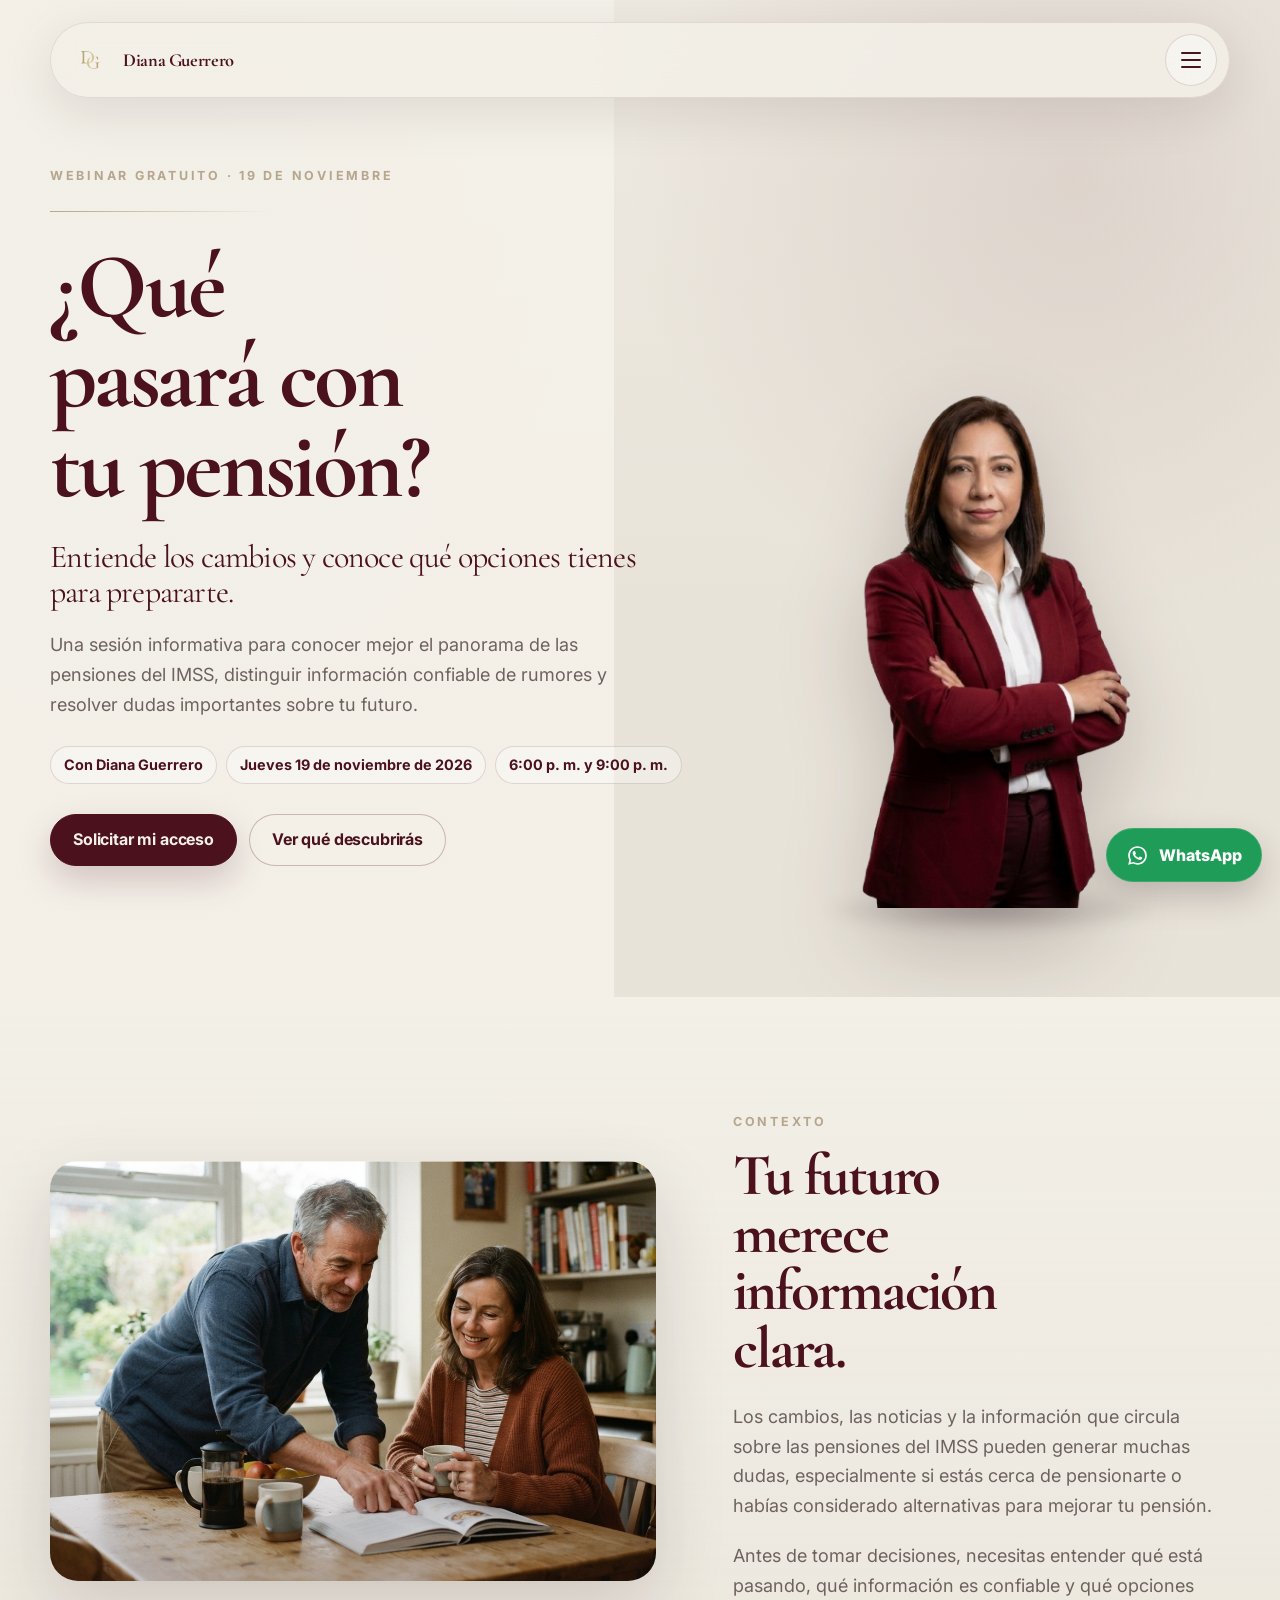
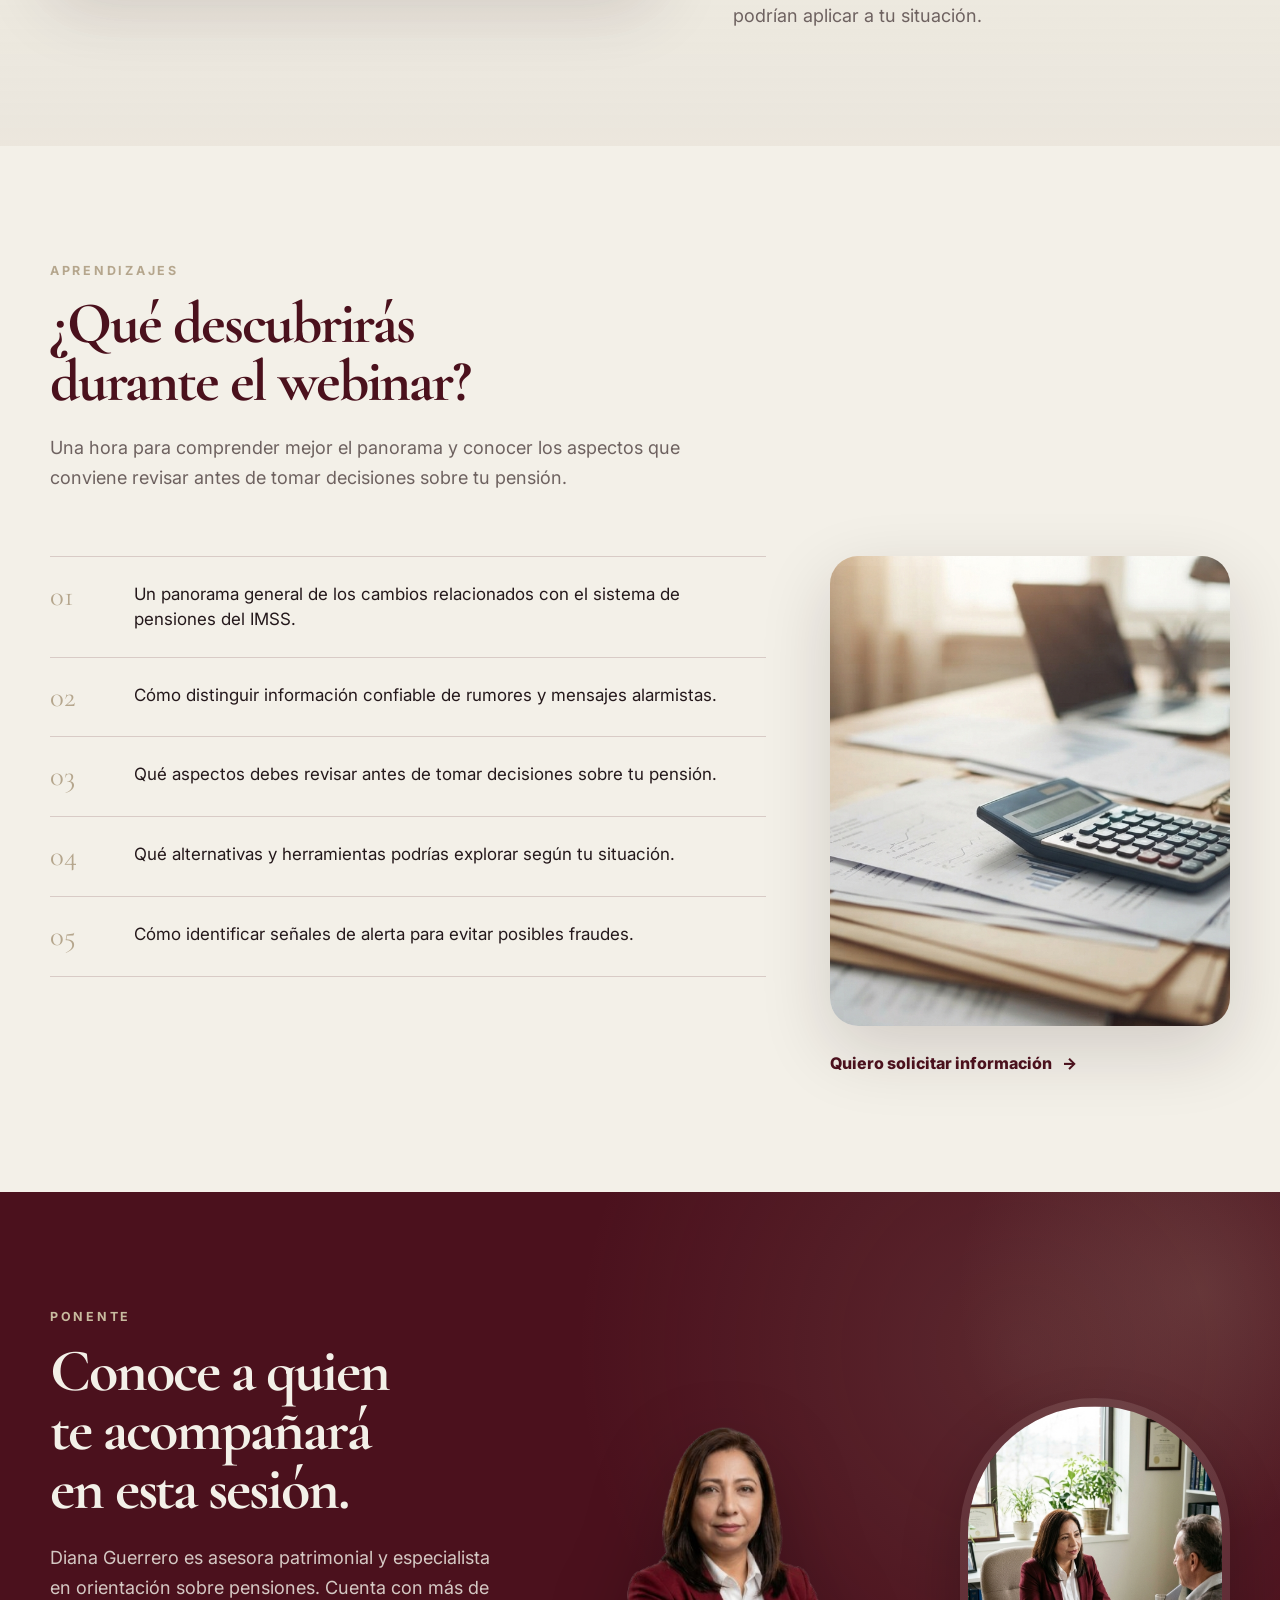
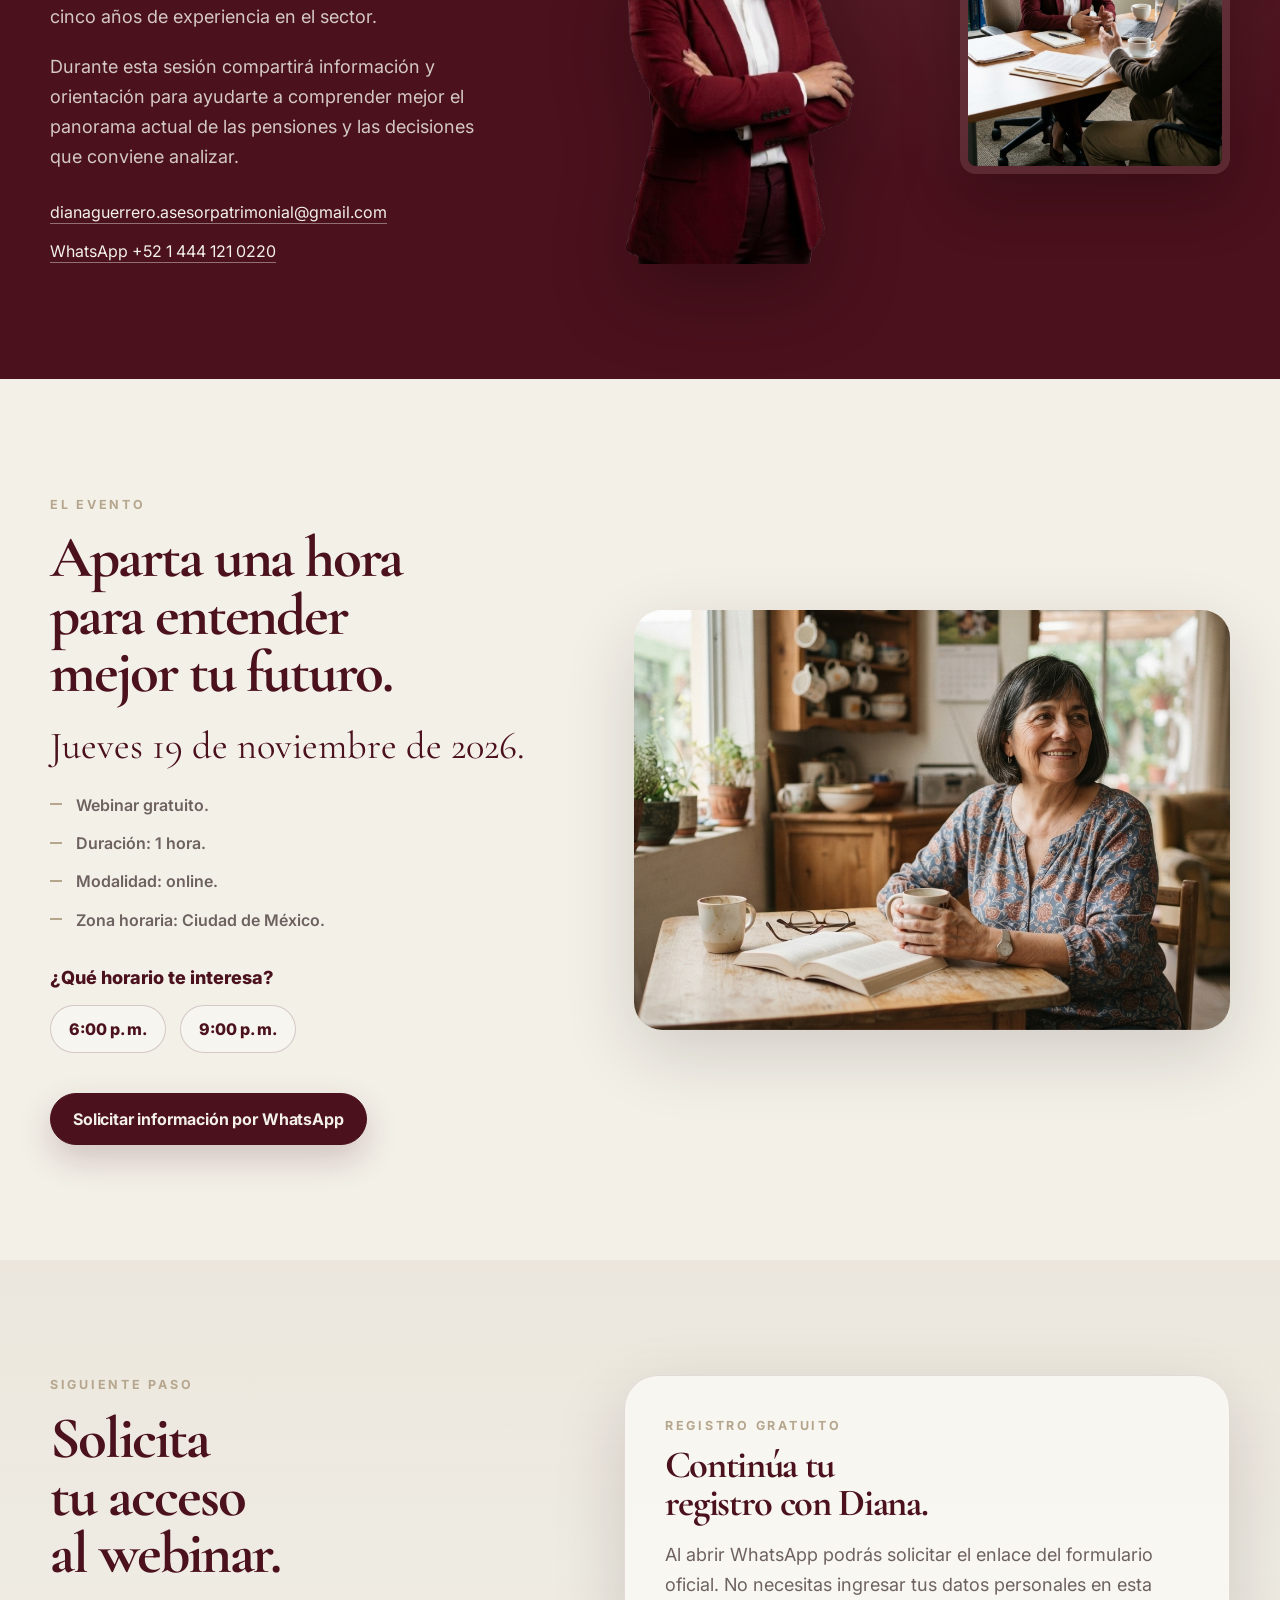
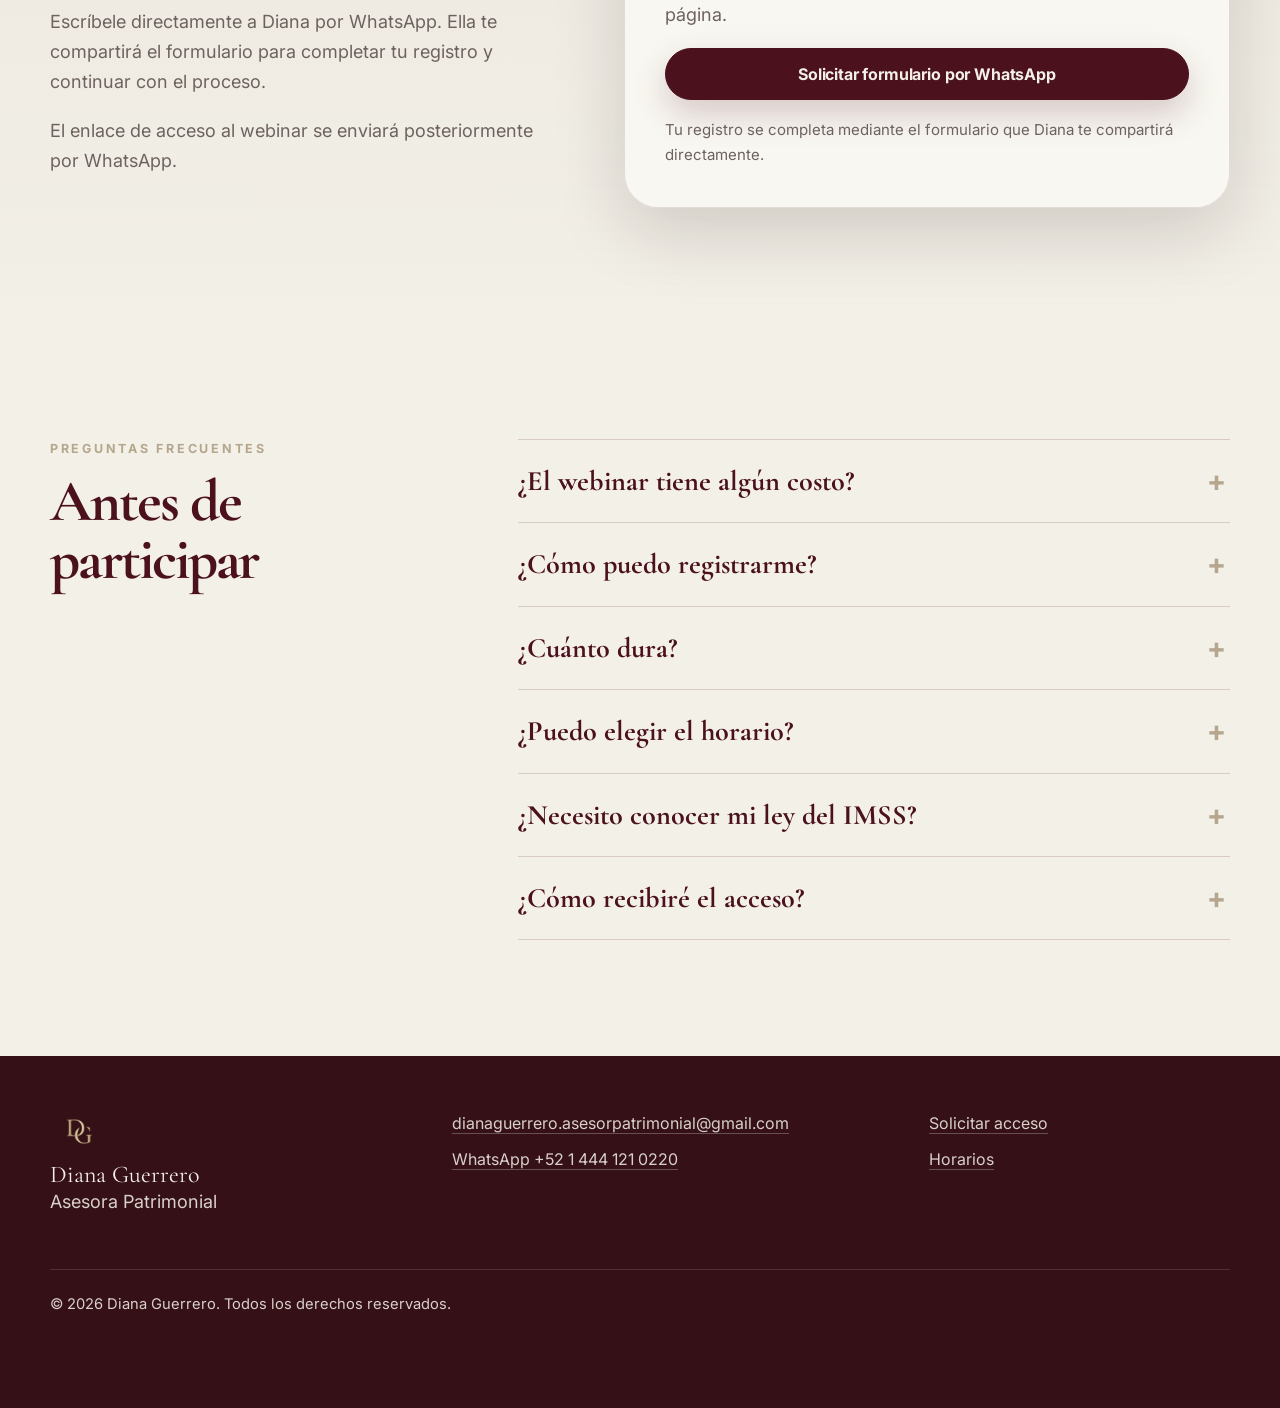
<file: index.html>
<!doctype html>
<html lang="es">
<head>
  <!-- Google Analytics -->
  <script async src="https://www.googletagmanager.com/gtm.js?id=GTM-W6ZT6TM2"></script>
<script>
  window.dataLayer = window.dataLayer || [];
  function gtag(){dataLayer.push(arguments);}
  gtag('js', new Date());
</script>
  <!-- Final de Google Analytics -->
  <meta charset="utf-8">
  <meta name="viewport" content="width=device-width, initial-scale=1">
  <title>¿Qué pasará con tu pensión? | Webinar gratuito con Diana Guerrero</title>
  <meta name="description" content="Participa en el webinar gratuito de Diana Guerrero y conoce mejor el panorama de las pensiones del IMSS, las opciones disponibles y cómo identificar información confiable.">
  <meta property="og:title" content="¿Qué pasará con tu pensión? | Webinar gratuito con Diana Guerrero">
  <meta property="og:description" content="Webinar gratuito sobre pensiones del IMSS. Jueves 19 de noviembre de 2026, 6:00 p. m. o 9:00 p. m.">
  <meta property="og:type" content="website">
  <meta property="og:image" content="assets/images/diana-guerrero.png">
  <link rel="icon" type="image/png" href="assets/icons/favicon.png">
  <link rel="preconnect" href="https://fonts.googleapis.com">
  <link rel="preconnect" href="https://fonts.gstatic.com" crossorigin>
  <link href="https://fonts.googleapis.com/css2?family=Cormorant+Garamond:wght@500;600;700&family=Inter:wght@400;500;600;700&display=swap" rel="stylesheet">
  <link rel="preload" as="image" href="assets/images/diana-guerrero.png">
  <link rel="stylesheet" href="css/style.css">
  <script src="js/config.js" defer></script>
  <script src="js/main.js" defer></script>
</head>
<body>
  <a class="skip-link" href="#contenido">Saltar al contenido</a>

  <header class="site-nav" data-nav>
    <a class="brand" href="#inicio" aria-label="Diana Guerrero, inicio">
      <img src="assets/icons/logo-diana.png" alt="" width="58" height="44">
      <span>Diana Guerrero</span>
    </a>

    <button class="menu-toggle" type="button" data-menu-toggle
      aria-expanded="false" aria-controls="menu-principal" aria-label="Abrir menú">
      <span></span><span></span><span></span>
    </button>

    <nav class="menu-panel" id="menu-principal" data-menu-panel hidden aria-label="Navegación principal">
      <a href="#contexto">Contexto</a>
      <a href="#aprendizajes">Aprendizajes</a>
      <a href="#diana">Diana</a>
      <a href="#evento">Evento</a>
      <a href="#preguntas">Preguntas</a>
      <a class="menu-cta" href="#registro">Solicitar información</a>
    </nav>
  </header>

  <main id="contenido">
    <section class="hero section" id="inicio" aria-labelledby="hero-title">
      <div class="hero__background" aria-hidden="true"></div>

      <div class="hero__inner container">
        <div class="hero__copy">
          <p class="eyebrow hero-anim">Webinar gratuito · 19 de noviembre</p>
          <span class="hero__rule hero-anim" aria-hidden="true"></span>

          <h1 id="hero-title" class="hero-anim">¿Qué pasará con tu pensión?</h1>

          <p class="hero__subtitle hero-anim">
            Entiende los cambios y conoce qué opciones tienes para prepararte.
          </p>

          <p class="hero__text hero-anim">
            Una sesión informativa para conocer mejor el panorama de las pensiones del IMSS,
            distinguir información confiable de rumores y resolver dudas importantes sobre tu futuro.
          </p>

          <div class="hero__meta hero-anim" aria-label="Detalles del evento">
            <span>Con Diana Guerrero</span>
            <span>Jueves 19 de noviembre de 2026</span>
            <span>6:00 p. m. y 9:00 p. m.</span>
          </div>

          <div class="hero__actions hero-anim">
            <a class="button button--primary" href="#registro" data-scroll-target="#registro">
              Solicitar mi acceso
            </a>
            <a class="button button--ghost" href="#aprendizajes" data-scroll-target="#aprendizajes">
              Ver qué descubrirás
            </a>
          </div>
        </div>

        <div class="hero__portrait hero-anim" aria-label="Retrato de Diana Guerrero">
          <img src="assets/images/diana-guerrero.png"
            alt="Diana Guerrero, asesora patrimonial"
            width="432" height="578" fetchpriority="high">
        </div>
      </div>
    </section>

    <section class="section context" id="contexto" aria-labelledby="context-title">
      <div class="container context__grid">
        <figure class="editorial-image reveal" data-parallax="12">
          <img src="assets/images/pareja-adulta.jpg"
            alt="Pareja adulta revisando un libro en la cocina de su hogar"
            width="1408" height="768" loading="lazy" decoding="async">
        </figure>

        <div class="context__copy reveal">
          <p class="section-kicker">Contexto</p>
          <h2 id="context-title">Tu futuro merece información clara.</h2>
          <p>
            Los cambios, las noticias y la información que circula sobre las pensiones del IMSS
            pueden generar muchas dudas, especialmente si estás cerca de pensionarte o habías
            considerado alternativas para mejorar tu pensión.
          </p>
          <p>
            Antes de tomar decisiones, necesitas entender qué está pasando, qué información
            es confiable y qué opciones podrían aplicar a tu situación.
          </p>
        </div>
      </div>
    </section>

    <section class="section learnings" id="aprendizajes" aria-labelledby="learnings-title">
      <div class="container">
        <div class="section-heading reveal">
          <p class="section-kicker">Aprendizajes</p>
          <h2 id="learnings-title">¿Qué descubrirás durante el webinar?</h2>
          <p>
            Una hora para comprender mejor el panorama y conocer los aspectos que conviene
            revisar antes de tomar decisiones sobre tu pensión.
          </p>
        </div>

        <div class="learnings__layout">
          <ol class="learning-list" aria-label="Temas del webinar">
            <li class="reveal"><span>01</span><p>Un panorama general de los cambios relacionados con el sistema de pensiones del IMSS.</p></li>
            <li class="reveal"><span>02</span><p>Cómo distinguir información confiable de rumores y mensajes alarmistas.</p></li>
            <li class="reveal"><span>03</span><p>Qué aspectos debes revisar antes de tomar decisiones sobre tu pensión.</p></li>
            <li class="reveal"><span>04</span><p>Qué alternativas y herramientas podrías explorar según tu situación.</p></li>
            <li class="reveal"><span>05</span><p>Cómo identificar señales de alerta para evitar posibles fraudes.</p></li>
          </ol>

          <aside class="learnings__aside reveal" aria-label="Imagen de planificación financiera">
            <img src="assets/images/planificacion-retiro.jpg"
              alt="Documentos financieros y calculadora sobre un escritorio"
              width="1408" height="768" loading="lazy" decoding="async">
            <a class="text-link" href="#registro" data-scroll-target="#registro">
              Quiero solicitar información
            </a>
          </aside>
        </div>
      </div>
    </section>

    <section class="section speaker" id="diana" aria-labelledby="speaker-title">
      <div class="container speaker__grid">
        <div class="speaker__intro reveal">
          <p class="section-kicker">Ponente</p>
          <h2 id="speaker-title">Conoce a quien te acompañará en esta sesión.</h2>
          <p>
            Diana Guerrero es asesora patrimonial y especialista en orientación sobre pensiones.
            Cuenta con más de cinco años de experiencia en el sector.
          </p>
          <p>
            Durante esta sesión compartirá información y orientación para ayudarte a comprender
            mejor el panorama actual de las pensiones y las decisiones que conviene analizar.
          </p>

          <div class="speaker__facts" aria-label="Datos de contacto de Diana">
            <a href="mailto:dianaguerrero.asesorpatrimonial@gmail.com">
              dianaguerrero.asesorpatrimonial@gmail.com
            </a>
            <a href="https://wa.me/5214441210220" target="_blank" rel="noopener noreferrer">
              WhatsApp +52 1 444 121 0220
            </a>
          </div>
        </div>

        <figure class="speaker__portrait reveal">
          <img src="assets/images/diana-guerrero.png"
            alt="Diana Guerrero con blazer borgoña y brazos cruzados"
            width="432" height="578" loading="lazy" decoding="async">
        </figure>

        <figure class="speaker__advisory reveal" data-parallax="10">
          <img src="assets/images/asesoria-diana.jpg"
            alt="Diana Guerrero conversando con una persona durante una asesoría"
            width="896" height="1200" loading="lazy" decoding="async">
        </figure>
      </div>

      <div class="container credentials" data-credentials hidden>
        <h3>Reconocimientos verificados</h3>
        <div data-credentials-list></div>
      </div>
    </section>

    <section class="section event" id="evento" aria-labelledby="event-title">
      <div class="container event__grid">
        <div class="event__copy reveal">
          <p class="section-kicker">El evento</p>
          <h2 id="event-title">Aparta una hora para entender mejor tu futuro.</h2>

          <p class="event__date">Jueves 19 de noviembre de 2026.</p>

          <ul class="event__facts" aria-label="Características del webinar">
            <li>Webinar gratuito.</li>
            <li>Duración: 1 hora.</li>
            <li>Modalidad: online.</li>
            <li>Zona horaria: Ciudad de México.</li>
          </ul>

          <div class="schedule-picker" role="group" aria-label="Selecciona tu horario">
            <p>¿Qué horario te interesa?</p>
            <button class="schedule-option" type="button"
              data-schedule-choice="18:00" aria-pressed="false">6:00 p. m.</button>
            <button class="schedule-option" type="button"
              data-schedule-choice="21:00" aria-pressed="false">9:00 p. m.</button>
          </div>

          <a class="button button--primary" href="#registro" data-scroll-target="#registro">
            Solicitar información por WhatsApp
          </a>
        </div>

        <figure class="event__image reveal" data-parallax="8">
          <img src="assets/images/persona-adulta.jpg"
            alt="Persona adulta sonriendo mientras toma café en casa"
            width="1408" height="768" loading="lazy" decoding="async">
        </figure>
      </div>
    </section>

    <section class="section registration" id="registro" aria-labelledby="registration-title">
      <div class="container registration__grid">
        <div class="registration__intro reveal">
          <p class="section-kicker">Siguiente paso</p>
          <h2 id="registration-title">Solicita tu acceso al webinar.</h2>
          <p>
            Escríbele directamente a Diana por WhatsApp. Ella te compartirá el formulario
            para completar tu registro y continuar con el proceso.
          </p>
          <p>
            El enlace de acceso al webinar se enviará posteriormente por WhatsApp.
          </p>
        </div>

        <div class="registration-form reveal">
          <p class="section-kicker">Registro gratuito</p>
          <h3>Continúa tu registro con Diana.</h3>
          <p>
            Al abrir WhatsApp podrás solicitar el enlace del formulario oficial.
            No necesitas ingresar tus datos personales en esta página.
          </p>

          <a class="button button--primary button--full"
            href="https://wa.me/5214441210220"
            data-whatsapp-cta
            target="_blank"
            rel="noopener noreferrer">
            Solicitar formulario por WhatsApp
          </a>

          <p class="form-note">
            Tu registro se completa mediante el formulario que Diana te compartirá directamente.
          </p>
        </div>
      </div>
    </section>

    <section class="section faq" id="preguntas" aria-labelledby="faq-title">
      <div class="container faq__grid">
        <div class="reveal">
          <p class="section-kicker">Preguntas frecuentes</p>
          <h2 id="faq-title">Antes de participar</h2>
        </div>

        <div class="faq__list">
          <details class="reveal">
            <summary>¿El webinar tiene algún costo?</summary>
            <p>No. La sesión es gratuita.</p>
          </details>

          <details class="reveal">
            <summary>¿Cómo puedo registrarme?</summary>
            <p>
              Escríbele a Diana por WhatsApp. Ella te compartirá el enlace del formulario
              oficial para completar tu registro.
            </p>
          </details>

          <details class="reveal">
            <summary>¿Cuánto dura?</summary>
            <p>La sesión tiene una duración aproximada de una hora.</p>
          </details>

          <details class="reveal">
            <summary>¿Puedo elegir el horario?</summary>
            <p>
              Sí. Puedes indicar si prefieres la sesión de las 6:00 p. m. o la de las 9:00 p. m.
              al contactar a Diana.
            </p>
          </details>

          <details class="reveal">
            <summary>¿Necesito conocer mi ley del IMSS?</summary>
            <p>
              No es necesario para iniciar tu registro. Durante la sesión podrás conocer
              aspectos generales relacionados con las pensiones.
            </p>
          </details>

          <details class="reveal">
            <summary>¿Cómo recibiré el acceso?</summary>
            <p>
              Después de completar el formulario, Diana te compartirá los detalles de acceso
              por WhatsApp.
            </p>
          </details>
        </div>
      </div>
    </section>
  </main>

  <footer class="footer">
    <div class="container footer__grid">
      <div class="footer__brand">
        <img src="assets/icons/logo-diana.png" alt="" width="74" height="56" loading="lazy">
        <p>Diana Guerrero</p>
        <p>Asesora Patrimonial</p>
      </div>

      <address class="footer__contact">
        <a href="mailto:dianaguerrero.asesorpatrimonial@gmail.com">
          dianaguerrero.asesorpatrimonial@gmail.com
        </a>
        <a href="https://wa.me/5214441210220" target="_blank" rel="noopener noreferrer">
          WhatsApp +52 1 444 121 0220
        </a>
      </address>

      <div class="footer__links">
        <a href="#registro" data-scroll-target="#registro">Solicitar acceso</a>
        <a href="#evento" data-scroll-target="#evento">Horarios</a>
        <a href="#" data-privacy-link hidden>Aviso de privacidad</a>
      </div>

      <p class="footer__legal">
        © <span id="current-year">2026</span> Diana Guerrero. Todos los derechos reservados.
      </p>
    </div>
  </footer>

  <a class="floating-contact"
    href="https://wa.me/5214441210220"
    data-whatsapp-cta
    target="_blank"
    rel="noopener noreferrer"
    aria-label="Contactar por WhatsApp">
    <svg class="floating-contact__icon" viewBox="0 0 32 32" aria-hidden="true">
      <path fill="currentColor" d="M16.02 3C8.85 3 3.02 8.78 3.02 15.9c0 2.28.6 4.5 1.74 6.47L3 29l6.83-1.78a13.1 13.1 0 0 0 6.19 1.55h.01c7.17 0 13-5.78 13-12.9A12.78 12.78 0 0 0 16.02 3Zm0 23.57c-1.9 0-3.76-.5-5.39-1.45l-.39-.23-4.05 1.05 1.08-3.92-.25-.4a10.62 10.62 0 0 1-1.63-5.72c0-5.9 4.77-10.7 10.64-10.7 2.84 0 5.51 1.12 7.52 3.15a10.58 10.58 0 0 1 3.12 7.55c0 5.9-4.77 10.67-10.65 10.67Zm5.84-8c-.32-.16-1.9-.94-2.2-1.05-.3-.1-.52-.16-.74.16-.22.32-.84 1.05-1.03 1.27-.19.21-.38.24-.7.08-.33-.16-1.38-.51-2.62-1.62-.97-.86-1.62-1.92-1.81-2.24-.19-.32-.02-.5.14-.66.14-.14.33-.38.49-.57.16-.19.22-.32.33-.54.1-.22.05-.4-.03-.57-.08-.16-.74-1.78-1.02-2.44-.27-.64-.54-.55-.74-.56h-.63c-.22 0-.57.08-.87.4-.3.32-1.14 1.1-1.14 2.7s1.17 3.13 1.33 3.35c.16.22 2.3 3.5 5.58 4.9.78.34 1.4.55 1.88.7.79.25 1.5.22 2.06.13.63-.1 1.9-.77 2.17-1.52.27-.75.27-1.4.19-1.53-.08-.14-.3-.22-.63-.38Z"/>
    </svg>
    <span>WhatsApp</span>
  </a>
</body>
</html>
</file>
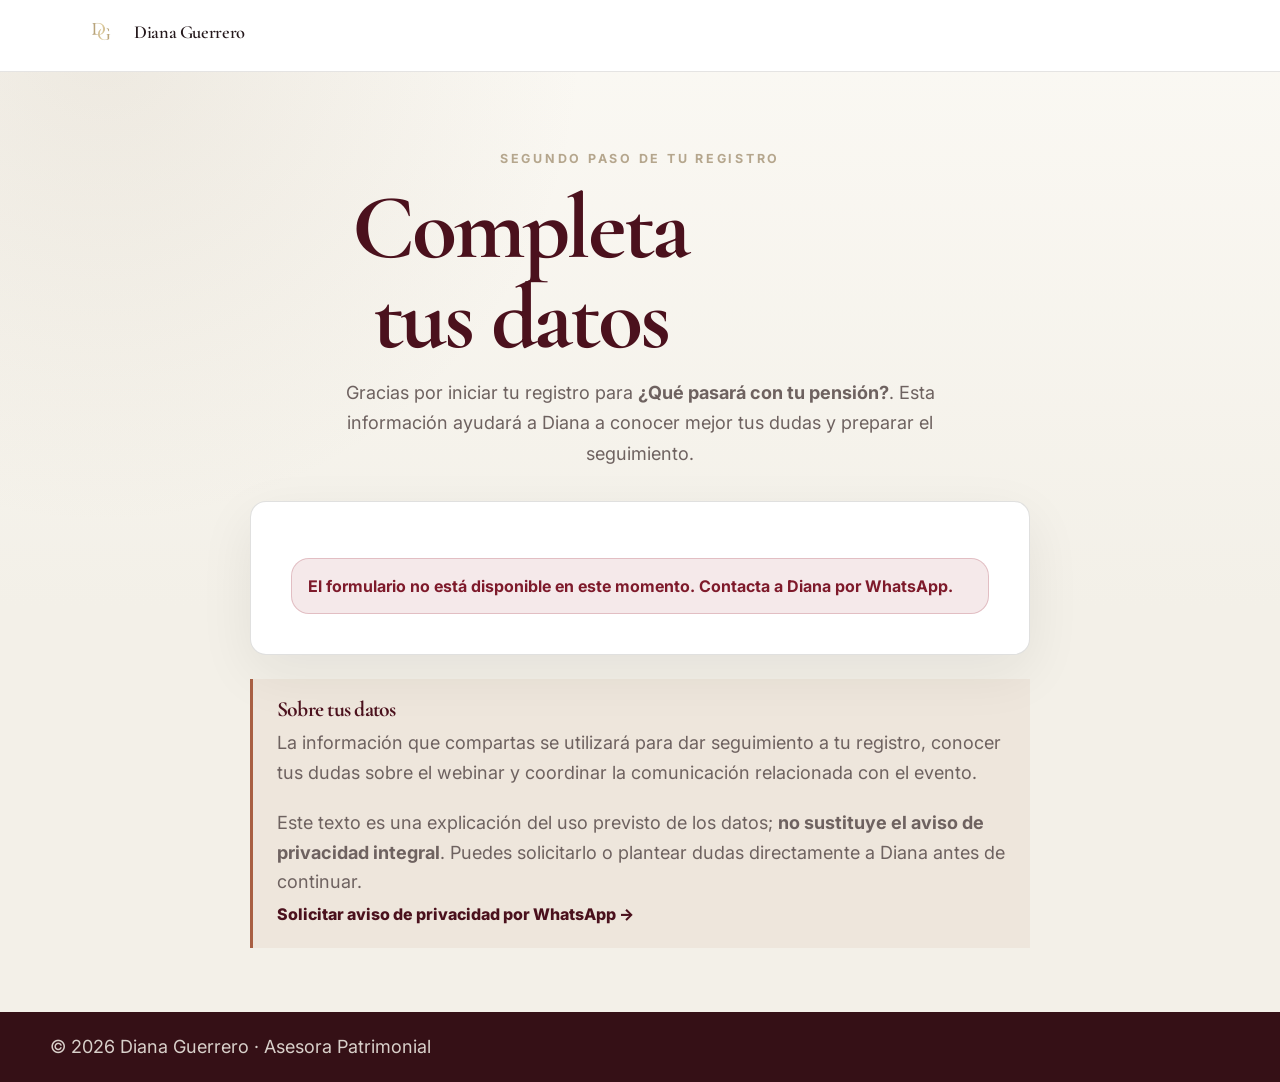
<file: forms.html>
<!doctype html>
<html lang="es">
<head>
  <meta charset="utf-8">
  <meta name="viewport" content="width=device-width, initial-scale=1">
  <meta name="robots" content="noindex,nofollow">
  <meta name="description" content="Completa tu registro para el webinar de Diana Guerrero.">
  <title>Completa tu registro · Diana Guerrero</title>

  <link rel="preconnect" href="https://fonts.googleapis.com">
  <link rel="preconnect" href="https://fonts.gstatic.com" crossorigin>
  <link href="https://fonts.googleapis.com/css2?family=Cormorant+Garamond:wght@500;600;700&family=Inter:wght@400;500;600;700&display=swap" rel="stylesheet">

  <link rel="stylesheet" href="css/style.css">
  <link rel="stylesheet" href="css/forms.css">

  <script src="js/config.js" defer></script>
  <script src="js/forms.js" defer></script>
</head>

<body class="forms-page">
  <a class="skip-link" href="#contenido">Saltar al contenido</a>

  <header class="forms-header">
    <a class="brand" href="index.html" aria-label="Diana Guerrero, inicio">
      <img src="assets/icons/logo-diana.png" alt="" width="58" height="44">
      <span>Diana Guerrero</span>
    </a>
  </header>

  <main id="contenido" class="section forms-main">
    <div class="container forms-container">

      <div class="forms-heading">
        <p class="section-kicker">Segundo paso de tu registro</p>
        <h1>Completa tus datos</h1>
        <p>
          Gracias por iniciar tu registro para
          <strong>¿Qué pasará con tu pensión?</strong>.
          Esta información ayudará a Diana a conocer mejor tus dudas
          y preparar el seguimiento.
        </p>
      </div>

      <section class="registration-card" aria-labelledby="registration-details-title">

        <div id="registration-loading" class="form-status" role="status" aria-live="polite">
          Verificando tu registro…
        </div>

        <div id="registration-error" class="form-status is-error" role="alert" hidden></div>

        <div id="registration-success" class="form-status is-success" role="status" hidden>
          <h2>¡Registro completado!</h2>
          <p>
            Gracias por compartir esta información. Diana podrá dar
            seguimiento a tu registro por WhatsApp.
          </p>
          <p>Recuerda que el enlace de acceso se compartirá directamente contigo.</p>
          <a
            class="button button--primary"
            href="https://wa.me/524441210220"
            target="_blank"
            rel="noopener noreferrer"
          >
            Contactar a Diana por WhatsApp
          </a>
        </div>

        <div id="registration-content" hidden>

          <div class="registration-summary">
            <h2 id="registration-details-title">
              Hola, <span id="registrant-name">participante</span>.
            </h2>

            <p>
              Tu horario seleccionado:
              <strong id="registrant-schedule">Por confirmar</strong>
            </p>

            <!-- Se conserva el valor original que espera el backend: 18:00 o 21:00 -->
            <input type="hidden" id="preferred-schedule" value="">
          </div>

          <form id="completion-form" class="registration-form" novalidate>

            <input type="hidden" name="registrationId" id="registration-id">

            <div class="field">
              <label for="company">¿En qué empresa trabajas o trabajaste?</label>
              <input
                id="company"
                name="company"
                type="text"
                maxlength="160"
                autocomplete="organization"
              >
            </div>

            <div class="field">
              <label for="howHeard">¿Cómo te enteraste de este webinar?</label>

              <select id="howHeard" name="howHeard" required>
                <option value="">Selecciona una opción</option>
                <option value="WhatsApp">WhatsApp</option>
                <option value="Facebook">Facebook</option>
                <option value="Recomendación">Recomendación</option>
                <option value="Invitación directa">Invitación directa</option>
                <option value="Otro">Otro</option>
              </select>

              <p class="field-error" data-error-for="howHeard" hidden></p>
            </div>

            <div class="field" id="inviter-field" hidden>
              <label for="inviter">¿Quién te invitó?</label>
              <input
                id="inviter"
                name="inviter"
                type="text"
                maxlength="160"
              >
            </div>

            <fieldset class="field">
              <legend>¿Sabes bajo qué ley del IMSS cotizas?</legend>

              <label>
                <input type="radio" name="imssLaw" value="Ley 73" required>
                Ley 73
              </label>

              <label>
                <input type="radio" name="imssLaw" value="Ley 97">
                Ley 97
              </label>

              <label>
                <input type="radio" name="imssLaw" value="No lo sé">
                No lo sé
              </label>

              <p class="field-error" data-error-for="imssLaw" hidden></p>
            </fieldset>

            <div class="field">
              <label for="concern">
                ¿Cuál es tu principal duda o inquietud sobre tu pensión?
              </label>

              <textarea
                id="concern"
                name="concern"
                rows="4"
                maxlength="1200"
                required
              ></textarea>

              <p class="field-error" data-error-for="concern" hidden></p>
            </div>

            <fieldset class="field">
              <legend>
                ¿Conoces aproximadamente cuántas semanas cotizadas tienes?
              </legend>

              <label>
                <input type="radio" name="knowsWeeks" value="Sí" required>
                Sí
              </label>

              <label>
                <input type="radio" name="knowsWeeks" value="No">
                No
              </label>

              <label>
                <input type="radio" name="knowsWeeks" value="No estoy seguro">
                No estoy seguro
              </label>

              <p class="field-error" data-error-for="knowsWeeks" hidden></p>
            </fieldset>

            <div class="field" id="weeks-field" hidden>
              <label for="weeks">Número aproximado de semanas cotizadas</label>

              <input
                id="weeks"
                name="weeks"
                type="number"
                min="1"
                max="9999"
                step="1"
                inputmode="numeric"
              >

              <p class="field-error" data-error-for="weeks" hidden></p>
            </div>

            <fieldset class="field">
              <legend>¿Podrás acompañarnos en el horario elegido?</legend>

              <label>
                <input type="radio" name="attendance" value="yes" required>
                Sí, asistiré
              </label>

              <label>
                <input type="radio" name="attendance" value="later">
                Aún no puedo confirmarlo
              </label>

              <p class="field-error" data-error-for="attendance" hidden></p>
            </fieldset>

            <button
              class="button button--primary button--full"
              type="submit"
              aria-busy="false"
            >
              <span data-submit-label>Completar mi registro</span>
            </button>

            <p
              class="form-status"
              data-form-status
              role="status"
              aria-live="polite"
              hidden
            ></p>

            <p class="form-note">
              Tus respuestas se incorporarán al registro que ya iniciaste.
              No vuelvas a enviar el primer formulario.
            </p>

          </form>
        </div>
      </section>

      <aside class="privacy-explainer">
        <h2>Sobre tus datos</h2>

        <p>
          La información que compartas se utilizará para dar seguimiento
          a tu registro, conocer tus dudas sobre el webinar y coordinar
          la comunicación relacionada con el evento.
        </p>

        <p>
          Este texto es una explicación del uso previsto de los datos;
          <strong>no sustituye el aviso de privacidad integral</strong>.
          Puedes solicitarlo o plantear dudas directamente a Diana antes
          de continuar.
        </p>

        <a
          class="text-link"
          href="https://wa.me/524441210220?text=Hola%2C%20Diana.%20Antes%20de%20continuar%20con%20mi%20registro%2C%20%C2%BFpodr%C3%ADas%20compartirme%20tu%20aviso%20de%20privacidad%20integral%3F"
          target="_blank"
          rel="noopener noreferrer"
        >
          Solicitar aviso de privacidad por WhatsApp
        </a>
      </aside>

    </div>
  </main>

  <footer class="footer forms-footer">
    <div class="container">
      <p>© 2026 Diana Guerrero · Asesora Patrimonial</p>
    </div>
  </footer>
</body>
</html>
</file>
<file: css/style.css>
:root {
  --burgundy: #4B111D;
  --burgundy-2: #351016;
  --burgundy-3: #641a2a;
  --ivory: #F3F0E8;
  --ivory-2: #FBF9F4;
  --beige: #D4CABC;
  --gold: #B5A68D;
  --gold-2: #C8BB9F;
  --ink: #24181b;
  --muted: #6e6260;
  --line: rgba(75, 17, 29, .16);
  --shadow: 0 24px 70px rgba(36, 18, 23, .16);
  --serif: "Cormorant Garamond", Georgia, "Times New Roman", serif;
  --sans: "Inter", ui-sans-serif, system-ui, -apple-system, BlinkMacSystemFont, "Segoe UI", sans-serif;
  --radius: 28px;
  --container: min(1180px, calc(100vw - 40px));
  --nav-height: 76px;
}

* { box-sizing: border-box; }

html {
  scroll-behavior: smooth;
  scroll-padding-top: 110px;
}

body {
  margin: 0;
  font-family: var(--sans);
  color: var(--ink);
  background:
    radial-gradient(circle at 8% 4%, rgba(181, 166, 141, .18), transparent 30rem),
    linear-gradient(180deg, var(--ivory-2), var(--ivory) 38rem);
  line-height: 1.65;
  text-rendering: optimizeLegibility;
  -webkit-font-smoothing: antialiased;
}

img { max-width: 100%; height: auto; display: block; }
a { color: inherit; }
button, input { font: inherit; }
[hidden] { display: none !important; }

::selection {
  background: rgba(181, 166, 141, .38);
  color: var(--burgundy);
}

.skip-link {
  position: fixed;
  left: 16px;
  top: 12px;
  z-index: 1000;
  transform: translateY(-140%);
  background: var(--burgundy);
  color: var(--ivory);
  padding: 10px 14px;
  border-radius: 999px;
  text-decoration: none;
  transition: transform .2s ease;
}
.skip-link:focus { transform: translateY(0); }

:focus-visible {
  outline: 3px solid rgba(181, 166, 141, .85);
  outline-offset: 4px;
}

.container {
  width: var(--container);
  margin-inline: auto;
}

.section {
  position: relative;
  padding: clamp(76px, 9vw, 136px) 0;
}

.section-kicker,
.eyebrow {
  margin: 0 0 14px;
  color: var(--gold);
  font-size: .78rem;
  font-weight: 700;
  letter-spacing: .22em;
  text-transform: uppercase;
}

h1, h2, h3 {
  margin: 0;
  font-family: var(--serif);
  color: var(--burgundy);
  line-height: .98;
  letter-spacing: -.035em;
  text-wrap: balance;
}

h1 {
  font-size: clamp(3rem, 7.2vw, 7rem);
  max-width: 10ch;
}

h2 {
  font-size: clamp(2.3rem, 4.6vw, 4.5rem);
  max-width: 13ch;
}

h3 { font-size: clamp(1.7rem, 3vw, 2.5rem); }

p {
  margin: 0;
  color: var(--muted);
  font-size: clamp(1rem, .35vw + .95rem, 1.13rem);
}

p + p { margin-top: 1.1em; }

.section-heading {
  max-width: 820px;
  margin-bottom: clamp(34px, 5vw, 70px);
}

.section-heading h2 { max-width: 15ch; }

.section-heading p:not(.section-kicker) {
  max-width: 650px;
  margin-top: 22px;
}

/* Botones y enlaces */
.button {
  --button-bg: transparent;
  --button-color: var(--burgundy);
  display: inline-flex;
  align-items: center;
  justify-content: center;
  min-height: 52px;
  padding: 0 22px;
  border: 1px solid var(--line);
  border-radius: 999px;
  background: var(--button-bg);
  color: var(--button-color);
  font-weight: 700;
  letter-spacing: -.01em;
  text-decoration: none;
  cursor: pointer;
  transition:
    transform .2s ease,
    background .2s ease,
    color .2s ease,
    border-color .2s ease,
    box-shadow .2s ease;
}

.button:hover { transform: translateY(-2px); }
.button:active { transform: translateY(0); }

.button--primary {
  --button-bg: var(--burgundy);
  --button-color: var(--ivory);
  border-color: var(--burgundy);
  box-shadow: 0 14px 34px rgba(75, 17, 29, .20);
}

.button--primary:hover {
  background: var(--burgundy-3);
  box-shadow: 0 17px 38px rgba(75, 17, 29, .28);
}

.button--ghost {
  border-color: rgba(75, 17, 29, .26);
  background: rgba(243, 240, 232, .42);
}

.button--ghost:hover { background: rgba(212, 202, 188, .28); }
.button--full { width: 100%; }

.button[disabled] {
  opacity: .62;
  cursor: wait;
  transform: none;
}

.text-link {
  display: inline-flex;
  align-items: center;
  gap: 10px;
  margin-top: 24px;
  color: var(--burgundy);
  font-weight: 800;
  text-decoration: none;
}

.text-link::after {
  content: "→";
  transition: transform .2s ease;
}

.text-link:hover::after { transform: translateX(4px); }

/* Navegación */
.site-nav {
  position: fixed;
  inset: 18px 18px auto;
  z-index: 100;
  min-height: var(--nav-height);
  display: flex;
  align-items: center;
  justify-content: space-between;
  gap: 18px;
  padding: 10px 12px 10px 18px;
  border: 1px solid rgba(75, 17, 29, .10);
  border-radius: 999px;
  background: rgba(243, 240, 232, .88);
  backdrop-filter: blur(18px);
  box-shadow: 0 14px 50px rgba(36, 18, 23, .10);
}

.brand {
  display: inline-flex;
  align-items: center;
  gap: 12px;
  color: var(--burgundy);
  font-family: var(--serif);
  font-size: 1.15rem;
  font-weight: 700;
  letter-spacing: -.02em;
  text-decoration: none;
  white-space: nowrap;
}

.brand img { width: 42px; height: auto; }

.menu-toggle {
  width: 52px;
  height: 52px;
  display: inline-grid;
  place-content: center;
  gap: 5px;
  border: 1px solid rgba(75, 17, 29, .14);
  border-radius: 50%;
  background: rgba(255, 255, 255, .36);
  cursor: pointer;
  transition: background .2s ease, transform .2s ease;
}

.menu-toggle:hover {
  background: rgba(212, 202, 188, .34);
  transform: rotate(4deg);
}

.menu-toggle span {
  width: 20px;
  height: 2px;
  border-radius: 999px;
  background: var(--burgundy);
  transition: transform .24s ease, opacity .24s ease;
}

.site-nav.is-open .menu-toggle span:nth-child(1) {
  transform: translateY(7px) rotate(45deg);
}
.site-nav.is-open .menu-toggle span:nth-child(2) { opacity: 0; }
.site-nav.is-open .menu-toggle span:nth-child(3) {
  transform: translateY(-7px) rotate(-45deg);
}

.menu-panel {
  position: fixed;
  top: calc(var(--nav-height) + 30px);
  right: 18px;
  width: min(360px, calc(100vw - 36px));
  display: grid;
  gap: 6px;
  padding: 16px;
  border: 1px solid rgba(75, 17, 29, .12);
  border-radius: 30px;
  background: rgba(251, 249, 244, .98);
  box-shadow: var(--shadow);
  transform-origin: top right;
  transform: translateY(-12px) scale(.96);
  opacity: 0;
  pointer-events: none;
  transition:
    opacity .24s ease,
    transform .24s cubic-bezier(.2, .8, .2, 1);
}

.menu-panel.is-visible {
  transform: translateY(0) scale(1);
  opacity: 1;
  pointer-events: auto;
}

.menu-panel a {
  display: flex;
  align-items: center;
  min-height: 48px;
  padding: 0 16px;
  border-radius: 18px;
  color: var(--burgundy);
  font-weight: 700;
  text-decoration: none;
  transition: background .2s ease, transform .2s ease;
}

.menu-panel a:hover {
  background: rgba(212, 202, 188, .26);
  transform: translateX(3px);
}

.menu-panel .menu-cta {
  margin-top: 8px;
  justify-content: center;
  background: var(--burgundy);
  color: var(--ivory);
  transition:
    background .2s ease,
    box-shadow .2s ease,
    transform .2s ease;
}

.menu-panel .menu-cta:hover {
  background: #762033;
  box-shadow: 0 9px 24px rgba(75, 17, 29, .24);
  animation: ctaNudge .42s ease;
}

@keyframes ctaNudge {
  0%, 100% { transform: translateX(0); }
  25% { transform: translateX(-2px); }
  50% { transform: translateX(2px); }
  75% { transform: translateX(-1px); }
}

/* Hero */
.hero {
  min-height: 100svh;
  display: grid;
  align-items: center;
  overflow: hidden;
  padding-top: calc(var(--nav-height) + 58px);
  padding-bottom: clamp(56px, 7vw, 100px);
}

.hero__background {
  position: absolute;
  inset: 0;
  background:
    linear-gradient(90deg, rgba(243, 240, 232, .96) 0 48%, rgba(212, 202, 188, .34) 48% 100%),
    radial-gradient(circle at 84% 18%, rgba(75, 17, 29, .13), transparent 28rem);
  pointer-events: none;
}

.hero__inner {
  position: relative;
  display: grid;
  grid-template-columns: minmax(0, 1.08fr) minmax(280px, .82fr);
  gap: clamp(28px, 5vw, 76px);
  align-items: center;
}

.hero__copy {
  position: relative;
  z-index: 1;
  padding: 32px 0 42px;
}

.hero__rule {
  display: block;
  width: min(220px, 44vw);
  height: 1px;
  margin: 24px 0 30px;
  background: linear-gradient(90deg, var(--gold), transparent);
  transform-origin: left;
}

.hero__subtitle {
  margin-top: 26px;
  color: var(--burgundy);
  font-family: var(--serif);
  font-size: clamp(1.5rem, 2.5vw, 2.35rem);
  line-height: 1.12;
  letter-spacing: -.025em;
  max-width: 600px;
}

.hero__text {
  max-width: 590px;
  margin-top: 20px;
}

.hero__meta {
  display: flex;
  flex-wrap: wrap;
  gap: 9px;
  margin-top: 26px;
}

.hero__meta span {
  display: inline-flex;
  align-items: center;
  min-height: 38px;
  padding: 0 13px;
  border: 1px solid rgba(75, 17, 29, .14);
  border-radius: 999px;
  background: rgba(255, 255, 255, .32);
  color: var(--burgundy);
  font-weight: 700;
  font-size: .9rem;
}

.hero__actions {
  display: flex;
  flex-wrap: wrap;
  gap: 12px;
  margin-top: 30px;
}

.hero__portrait {
  position: relative;
  align-self: end;
  justify-self: center;
  width: min(100%, 410px);
  max-height: 650px;
  filter: drop-shadow(0 34px 44px rgba(36, 18, 23, .22));
}

.hero__portrait::before {
  content: "";
  position: absolute;
  inset: auto 8% -26px 8%;
  height: 48px;
  border-radius: 50%;
  background: radial-gradient(ellipse, rgba(36, 18, 23, .28), transparent 70%);
  filter: blur(6px);
  z-index: -1;
}

.hero__portrait img {
  width: 100%;
  max-height: 650px;
  object-fit: contain;
  object-position: bottom center;
}

.hero-anim {
  opacity: 1;
  animation: heroIn .75s cubic-bezier(.22, .8, .24, 1) both;
}

.hero-anim:nth-of-type(1) { animation-delay: .04s; }
.hero__rule.hero-anim {
  animation-name: ruleIn;
  animation-delay: .16s;
}
h1.hero-anim { animation-delay: .22s; }
.hero__subtitle.hero-anim { animation-delay: .34s; }
.hero__text.hero-anim { animation-delay: .44s; }
.hero__meta.hero-anim { animation-delay: .54s; }
.hero__actions.hero-anim { animation-delay: .64s; }
.hero__portrait.hero-anim { animation-delay: .32s; }

@keyframes heroIn {
  from { opacity: 0; transform: translateY(18px); }
  to { opacity: 1; transform: translateY(0); }
}

@keyframes ruleIn {
  from { opacity: 0; transform: scaleX(0); }
  to { opacity: 1; transform: scaleX(1); }
}

/* Aparición al desplazarse */
.js-ready .reveal {
  opacity: 0;
  transform: translateY(22px);
  transition:
    opacity .65s ease var(--reveal-delay, 0ms),
    transform .65s ease var(--reveal-delay, 0ms);
}

.js-ready .reveal.is-visible {
  opacity: 1;
  transform: translateY(0);
}

/* Contexto */
.context {
  background: linear-gradient(180deg, transparent, rgba(212, 202, 188, .24));
}

.context__grid {
  display: grid;
  grid-template-columns: minmax(0, 1fr) minmax(300px, .82fr);
  gap: clamp(32px, 6vw, 84px);
  align-items: center;
}

.editorial-image {
  position: relative;
  margin: 0;
  overflow: hidden;
  border-radius: var(--radius);
  box-shadow: var(--shadow);
}

.editorial-image::after {
  content: "";
  position: absolute;
  inset: 0;
  background: linear-gradient(180deg, transparent 52%, rgba(36, 18, 23, .18));
  pointer-events: none;
}

.editorial-image img {
  width: 100%;
  height: 100%;
  min-height: 420px;
  object-fit: cover;
  transform: translateY(var(--parallax-y, 0));
}

.context__copy h2 { max-width: 12ch; }
.context__copy p:not(.section-kicker) { max-width: 560px; }
.context__copy h2 + p { margin-top: 24px; }

/* Aprendizajes */
.learnings__layout {
  display: grid;
  grid-template-columns: minmax(0, 1fr) minmax(280px, 400px);
  gap: clamp(30px, 5vw, 72px);
  align-items: start;
}

.learning-list {
  margin: 0;
  padding: 0;
  list-style: none;
  border-top: 1px solid var(--line);
}

.learning-list li {
  display: grid;
  grid-template-columns: 66px 1fr;
  gap: 18px;
  align-items: start;
  padding: 25px 0;
  border-bottom: 1px solid var(--line);
  transition: border-color .25s ease;
}

.learning-list span {
  display: inline-block;
  color: var(--gold);
  font-family: var(--serif);
  font-size: 1.8rem;
  line-height: 1;
  transition:
    color .25s ease,
    text-shadow .25s ease,
    transform .25s ease;
}

.learning-list p {
  color: var(--ink);
  font-size: clamp(1.06rem, 1.25vw, 1.28rem);
  line-height: 1.45;
  max-width: 650px;
  transition: transform .25s ease, color .25s ease;
}

.learnings__aside { position: sticky; top: 120px; }

.learnings__aside img {
  width: 100%;
  aspect-ratio: 4 / 4.7;
  object-fit: cover;
  border-radius: var(--radius);
  box-shadow: var(--shadow);
}

/* Ponente */
.speaker {
  background:
    radial-gradient(circle at 80% 20%, rgba(181, 166, 141, .15), transparent 28rem),
    var(--burgundy);
  color: var(--ivory);
  overflow: hidden;
}

.speaker::before {
  content: "";
  position: absolute;
  width: 520px;
  height: 520px;
  right: -180px;
  top: -160px;
  border-radius: 50%;
  background: radial-gradient(circle, rgba(181, 166, 141, .18), transparent 66%);
  pointer-events: none;
}

.speaker h2,
.speaker p { color: var(--ivory); }

.speaker h2 {
  max-width: 12ch;
  font-size: clamp(2.5rem, 4.7vw, 4.4rem);
}

.speaker .section-kicker { color: var(--gold-2); }

.speaker__grid {
  position: relative;
  display: grid;
  grid-template-columns: minmax(0, 1.05fr) minmax(260px, 350px) minmax(210px, 270px);
  gap: clamp(24px, 4vw, 58px);
  align-items: center;
}

.speaker__intro p:not(.section-kicker) {
  max-width: 590px;
  color: rgba(243, 240, 232, .82);
}

.speaker__intro h2 + p { margin-top: 24px; }

.speaker__facts {
  display: grid;
  gap: 12px;
  margin-top: 28px;
}

.speaker__facts a {
  width: fit-content;
  max-width: 100%;
  color: var(--ivory);
  text-decoration-color: rgba(243, 240, 232, .42);
  text-underline-offset: 5px;
  overflow-wrap: anywhere;
  transition: color .2s ease, text-decoration-color .2s ease;
}

.speaker__facts a:hover {
  color: var(--gold-2);
  text-decoration-color: var(--gold-2);
}

.speaker__portrait {
  margin: 0;
  align-self: end;
  filter: drop-shadow(0 28px 38px rgba(0, 0, 0, .28));
}

.speaker__portrait img {
  width: 100%;
  max-height: 570px;
  object-fit: contain;
  object-position: bottom;
}

.speaker__advisory {
  margin: 0;
  align-self: center;
  overflow: hidden;
  border: 8px solid rgba(243, 240, 232, .10);
  border-radius: 220px 220px 26px 26px;
  box-shadow: 0 26px 60px rgba(0, 0, 0, .24);
}

.speaker__advisory img {
  width: 100%;
  height: 360px;
  object-fit: cover;
  object-position: center top;
  transform: translateY(var(--parallax-y, 0));
}

.credentials { margin-top: 54px; }
.credentials h3 { color: var(--ivory); margin-bottom: 20px; }

.credential {
  display: grid;
  grid-template-columns: 86px 1fr;
  gap: 8px 18px;
  align-items: start;
  padding: 18px 0;
  border-top: 1px solid rgba(243, 240, 232, .16);
}

.credential img {
  grid-row: span 3;
  width: 86px;
  aspect-ratio: 1;
  object-fit: cover;
  border-radius: 18px;
}

.credential h4 {
  margin: 0;
  color: var(--ivory);
  font-family: var(--serif);
  font-size: 1.35rem;
  line-height: 1.05;
}

.credential p {
  color: rgba(243, 240, 232, .78);
  font-size: .98rem;
}

/* Evento */
.event__grid {
  display: grid;
  grid-template-columns: minmax(0, .92fr) minmax(300px, 1.08fr);
  gap: clamp(32px, 6vw, 82px);
  align-items: center;
}

.event__copy h2 { max-width: 13ch; }

.event__date {
  margin-top: 24px;
  color: var(--burgundy);
  font-family: var(--serif);
  font-size: clamp(1.8rem, 3vw, 2.65rem);
  line-height: 1.08;
}

.event__facts {
  margin: 24px 0 0;
  padding: 0;
  list-style: none;
  display: grid;
  gap: 12px;
}

.event__facts li {
  position: relative;
  padding-left: 26px;
  color: var(--muted);
  font-weight: 600;
}

.event__facts li::before {
  content: "";
  position: absolute;
  left: 0;
  top: .72em;
  width: 12px;
  height: 2px;
  background: var(--gold);
}

.schedule-picker { margin: 30px 0; }

.schedule-picker p {
  margin-bottom: 12px;
  color: var(--burgundy);
  font-weight: 800;
}

.schedule-option {
  min-height: 48px;
  margin: 0 10px 10px 0;
  padding: 0 18px;
  border: 1px solid rgba(75, 17, 29, .20);
  border-radius: 999px;
  background: rgba(255, 255, 255, .34);
  color: var(--burgundy);
  font-weight: 800;
  cursor: pointer;
  transition: background .2s ease, color .2s ease, transform .2s ease;
}

.schedule-option:hover {
  transform: translateY(-2px);
  background: rgba(212, 202, 188, .32);
}

.schedule-option.is-selected {
  background: var(--burgundy);
  color: var(--ivory);
}

.event__image {
  margin: 0;
  overflow: hidden;
  border-radius: var(--radius);
  box-shadow: var(--shadow);
}

.event__image img {
  width: 100%;
  min-height: 420px;
  object-fit: cover;
  transform: translateY(var(--parallax-y, 0));
}

/* Registro */
.registration {
  background: linear-gradient(180deg, rgba(212, 202, 188, .24), transparent);
}

.registration__grid {
  display: grid;
  grid-template-columns: minmax(0, .82fr) minmax(320px, 1fr);
  gap: clamp(32px, 6vw, 82px);
  align-items: start;
}

.registration__intro {
  position: sticky;
  top: 120px;
}

.registration__intro h2 { max-width: 12ch; }
.registration__intro h2 + p { margin-top: 24px; }
.registration__intro p:not(.section-kicker) { max-width: 520px; }

.development-notice {
  margin-top: 24px;
  padding: 14px 16px;
  border: 1px solid rgba(181, 166, 141, .5);
  border-left: 4px solid var(--gold);
  border-radius: 18px;
  background: rgba(255, 255, 255, .36);
  color: var(--burgundy);
  font-size: .96rem;
}

.registration-form {
  display: grid;
  gap: 18px;
  padding: clamp(22px, 4vw, 40px);
  border: 1px solid rgba(75, 17, 29, .12);
  border-radius: 34px;
  background: rgba(251, 249, 244, .82);
  box-shadow: var(--shadow);
}

.registration-form h3 { max-width: 15ch; }
.registration-form .section-kicker { margin-bottom: -8px; }

.field { display: grid; gap: 8px; }

.field label,
.field legend {
  color: var(--burgundy);
  font-weight: 800;
  letter-spacing: -.01em;
}

.field input[type="text"],
.field input[type="email"],
.field input[type="tel"] {
  width: 100%;
  min-height: 56px;
  padding: 0 16px;
  border: 1px solid rgba(75, 17, 29, .18);
  border-radius: 18px;
  background: rgba(255, 255, 255, .72);
  color: var(--ink);
  transition: border-color .2s ease, box-shadow .2s ease, background .2s ease;
}

.field input:focus {
  border-color: var(--gold);
  background: #fff;
  box-shadow: 0 0 0 4px rgba(181, 166, 141, .16);
}

.field input[aria-invalid="true"] {
  border-color: #9c2638;
  box-shadow: 0 0 0 4px rgba(156, 38, 56, .10);
}

.field-error {
  color: #8f1f30;
  font-size: .93rem;
  font-weight: 700;
}

.schedule-field {
  margin: 0;
  padding: 0;
  border: 0;
}

.schedule-field label {
  display: inline-flex;
  align-items: center;
  gap: 10px;
  min-height: 44px;
  margin: 6px 14px 6px 0;
  padding: 0 14px;
  border: 1px solid rgba(75, 17, 29, .16);
  border-radius: 999px;
  background: rgba(255, 255, 255, .38);
  color: var(--ink);
  cursor: pointer;
}

.schedule-field input {
  accent-color: var(--burgundy);
  width: 18px;
  height: 18px;
}

.form-status {
  margin: 0;
  padding: 14px 16px;
  border-radius: 18px;
  font-weight: 700;
}

.form-status.is-error {
  color: #7e1a2b;
  background: rgba(156, 38, 56, .10);
  border: 1px solid rgba(156, 38, 56, .22);
}

.form-status.is-success {
  color: #234d32;
  background: rgba(46, 125, 76, .10);
  border: 1px solid rgba(46, 125, 76, .22);
}

.form-note {
  color: var(--muted);
  font-size: .94rem;
}

/* Preguntas frecuentes */
.faq__grid {
  display: grid;
  grid-template-columns: minmax(220px, .55fr) minmax(0, 1fr);
  gap: clamp(28px, 6vw, 82px);
  align-items: start;
}

.faq__grid > div:first-child h2 { max-width: 9ch; }
.faq__list { border-top: 1px solid var(--line); }

.faq details { border-bottom: 1px solid var(--line); }

.faq summary {
  position: relative;
  min-height: 72px;
  display: flex;
  align-items: center;
  padding: 18px 44px 18px 0;
  color: var(--burgundy);
  font-family: var(--serif);
  font-size: clamp(1.35rem, 2.2vw, 1.9rem);
  font-weight: 700;
  cursor: pointer;
  list-style: none;
}

.faq summary::-webkit-details-marker { display: none; }

.faq summary::after {
  content: "+";
  position: absolute;
  right: 4px;
  top: 50%;
  transform: translateY(-50%);
  color: var(--gold);
  font-family: var(--sans);
  font-size: 1.8rem;
  line-height: 1;
  transition: transform .25s ease;
}

.faq details[open] summary::after {
  transform: translateY(-50%) rotate(45deg);
}

/* El JS envuelve el contenido de cada respuesta en .faq__answer */
.faq__answer {
  display: grid;
  grid-template-rows: 0fr;
  opacity: 0;
  transition:
    grid-template-rows .32s ease,
    opacity .24s ease;
}

.faq details[open] .faq__answer {
  grid-template-rows: 1fr;
  opacity: 1;
}

.faq__answer-inner {
  overflow: hidden;
  min-height: 0;
}

.faq__answer p {
  max-width: 720px;
  padding: 0 44px 24px 0;
}

/* Footer */
.footer {
  padding: 54px 0 92px;
  background: var(--burgundy-2);
  color: var(--ivory);
}

.footer__grid {
  display: grid;
  grid-template-columns: 1fr 1.2fr .8fr;
  gap: 26px;
  align-items: start;
}

.footer img {
  width: 58px;
  height: auto;
  margin-bottom: 10px;
}

.footer p,
.footer a { color: rgba(243, 240, 232, .86); }

.footer__brand p { margin: 0; }

.footer__brand p:first-of-type {
  color: var(--ivory);
  font-family: var(--serif);
  font-size: 1.5rem;
  line-height: 1;
}

.footer__contact {
  display: grid;
  gap: 10px;
  font-style: normal;
}

.footer__contact a,
.footer__links a {
  text-decoration-color: rgba(243, 240, 232, .28);
  text-underline-offset: 4px;
  overflow-wrap: anywhere;
}

.footer__links {
  display: grid;
  gap: 10px;
  justify-items: start;
}

.footer__legal {
  grid-column: 1 / -1;
  margin-top: 26px;
  padding-top: 22px;
  border-top: 1px solid rgba(243, 240, 232, .14);
  font-size: .92rem;
}

/* Botón flotante de WhatsApp */
.floating-contact {
  position: fixed;
  right: 18px;
  bottom: 18px;
  z-index: 90;
  display: inline-flex;
  align-items: center;
  justify-content: center;
  gap: 10px;
  min-height: 54px;
  padding: 0 19px;
  border: 1px solid rgba(255, 255, 255, .12);
  border-radius: 999px;
  background: #1f9d58;
  color: #fff;
  font-weight: 800;
  text-decoration: none;
  box-shadow: 0 14px 34px rgba(36, 18, 23, .22);
  transition:
    transform .22s ease,
    background .22s ease,
    box-shadow .22s ease;
}

.floating-contact__icon {
  width: 23px;
  height: 23px;
  flex: 0 0 23px;
}

.floating-contact:hover {
  background: #16864a;
  transform: translateY(-4px);
  box-shadow: 0 18px 38px rgba(18, 105, 57, .30);
  animation: whatsappAttention .55s ease;
}

@keyframes whatsappAttention {
  0%, 100% { transform: translateY(-4px) rotate(0); }
  25% { transform: translateY(-4px) rotate(-4deg); }
  50% { transform: translateY(-4px) rotate(4deg); }
  75% { transform: translateY(-4px) rotate(-2deg); }
}

/* Ajustes para escritorio */
@media (min-width: 980px) {
  .site-nav {
    inset: 22px max(28px, calc((100vw - 1180px) / 2)) auto;
  }

  .menu-panel {
    right: max(28px, calc((100vw - 1180px) / 2));
  }
}

/* Hover solo en dispositivos con mouse o trackpad */
@media (hover: hover) and (pointer: fine) {
  .learning-list li:hover span {
    color: #b79a64;
    text-shadow: 0 0 12px rgba(200, 187, 159, .55);
    transform: translateX(5px);
  }

  .learning-list li:hover p {
    transform: translateX(5px);
    color: var(--burgundy);
  }

  .learning-list li:hover { border-bottom-color: rgba(181, 166, 141, .65); }
}

/* Tablet */
@media (max-width: 1080px) {
  .speaker__grid {
    grid-template-columns: minmax(0, 1fr) minmax(250px, 330px);
  }

  .speaker__advisory { display: none; }

  .hero__inner {
    grid-template-columns: minmax(0, 1fr) minmax(260px, .78fr);
    gap: 28px;
  }

  h1 { font-size: clamp(3rem, 7vw, 5.7rem); }
}

/* Móvil y tablet vertical */
@media (max-width: 860px) {
  :root {
    --nav-height: 68px;
    --container: min(calc(100vw - 28px), 720px);
  }

  .site-nav {
    inset: 12px 12px auto;
    padding-left: 12px;
  }

  .brand span { display: none; }

  .hero {
    min-height: auto;
    padding-top: calc(var(--nav-height) + 48px);
    padding-bottom: 50px;
  }

  .hero__background {
    background:
      linear-gradient(180deg, rgba(243, 240, 232, .96), rgba(212, 202, 188, .28));
  }

  .hero__inner,
  .context__grid,
  .learnings__layout,
  .event__grid,
  .registration__grid,
  .faq__grid {
    grid-template-columns: 1fr;
  }

  .hero__copy { padding: 18px 0 0; }
  .hero__copy h1 { max-width: 10ch; }

  .hero__portrait {
    width: min(100%, 340px);
    max-height: none;
    margin: 0 auto;
  }

  .hero__portrait img {
    max-height: 460px;
    object-position: center bottom;
  }

  .context__grid { gap: 32px; }
  .editorial-image img { min-height: 320px; }

  .learnings__layout { gap: 34px; }
  .learnings__aside { position: static; }
  .learnings__aside img { aspect-ratio: 16 / 10; }

  .speaker__grid {
    grid-template-columns: minmax(0, 1fr) minmax(220px, 300px);
    align-items: center;
  }

  .speaker__intro { grid-column: 1 / -1; }
  .speaker__portrait { width: min(100%, 300px); justify-self: center; }

  .registration__intro { position: static; }
  .footer__grid { grid-template-columns: 1fr 1fr; }
  .footer__legal { grid-column: 1 / -1; }
}

/* Móviles */
@media (max-width: 560px) {
  :root { --container: calc(100vw - 32px); }

  .section { padding: 68px 0; }

  h1 {
    font-size: clamp(2.8rem, 13vw, 4.2rem);
    max-width: 9ch;
  }

  h2 {
    font-size: clamp(2.25rem, 10vw, 3.2rem);
    max-width: 13ch;
  }

  .section-kicker,
  .eyebrow {
    font-size: .7rem;
    letter-spacing: .18em;
  }

  .hero__subtitle { font-size: 1.55rem; }
  .hero__text { font-size: 1rem; }
  .hero__actions { display: grid; }
  .hero__actions .button,
  .event__copy > .button { width: 100%; }

  .hero__meta { gap: 8px; }
  .hero__meta span {
    width: 100%;
    justify-content: center;
    text-align: center;
    font-size: .84rem;
  }

  .learning-list li {
    grid-template-columns: 42px minmax(0, 1fr);
    gap: 12px;
    padding: 22px 0;
  }

  .learning-list span { font-size: 1.55rem; }
  .learning-list p { font-size: 1.05rem; }

  .speaker__grid { grid-template-columns: 1fr; }
  .speaker__intro { grid-column: auto; }
  .speaker__portrait { width: min(100%, 290px); }

  .event__image img { min-height: 300px; }

  .registration-form {
    padding: 22px 18px;
    border-radius: 26px;
  }

  .faq summary {
    min-height: 68px;
    font-size: 1.35rem;
  }

  .faq__answer p { padding-right: 12px; }

  .footer__grid { grid-template-columns: 1fr; }
  .footer { padding-bottom: 110px; }

  .floating-contact {
    right: 12px;
    bottom: 12px;
    min-height: 50px;
    padding: 0 16px;
  }
}

/* Pantallas muy estrechas */
@media (max-width: 360px) {
  .hero__actions .button { padding-inline: 14px; font-size: .92rem; }
  .floating-contact { min-height: 46px; }
  .floating-contact__icon { width: 21px; height: 21px; }
}

/* Movimiento reducido */
@media (prefers-reduced-motion: reduce) {
  *,
  *::before,
  *::after {
    animation-duration: .01ms !important;
    animation-iteration-count: 1 !important;
    scroll-behavior: auto !important;
    transition-duration: .01ms !important;
  }

  .hero-anim,
  .js-ready .reveal {
    opacity: 1 !important;
    transform: none !important;
  }

  .faq__answer {
    transition: none !important;
  }
}
</file>
<file: css/forms.css>
/* Segunda fase del registro · conserva la identidad visual principal */

.forms-page {
  min-height: 100vh;
}

.forms-header {
  padding: 1rem max(1.25rem, calc((100vw - 1120px) / 2));
  border-bottom: 1px solid rgba(40, 35, 30, .12);
  background: #fff;
}

.forms-header .brand {
  display: inline-flex;
  align-items: center;
  gap: .75rem;
  color: inherit;
  text-decoration: none;
  font-weight: 600;
}

.forms-header .brand img {
  object-fit: contain;
}

.forms-main {
  padding-top: clamp(2.5rem, 6vw, 5rem);
  padding-bottom: 4rem;
}

.forms-container {
  max-width: 780px;
}

.forms-heading {
  max-width: 680px;
  margin: 0 auto 2rem;
  text-align: center;
}

.forms-heading h1 {
  margin-bottom: .8rem;
}

.forms-heading > p:last-child {
  line-height: 1.7;
}

.registration-card {
  padding: clamp(1.25rem, 4vw, 2.5rem);
  border: 1px solid rgba(40, 35, 30, .14);
  border-radius: 1rem;
  background: #fff;
  box-shadow: 0 18px 55px rgba(35, 29, 24, .07);
}

.registration-summary {
  padding-bottom: 1.25rem;
  margin-bottom: 1.5rem;
  border-bottom: 1px solid rgba(40, 35, 30, .12);
}

.registration-summary h2 {
  margin-bottom: .35rem;
}

.registration-summary p {
  margin: 0;
}

.registration-card .registration-form {
  display: grid;
  gap: 1.25rem;
}

.registration-card .field {
  margin: 0;
}

.registration-card .field > label,
.registration-card .field legend {
  display: block;
  margin-bottom: .55rem;
  font-weight: 600;
}

.registration-card .field input:not([type="radio"]),
.registration-card .field select,
.registration-card .field textarea {
  width: 100%;
  min-height: 48px;
  padding: .8rem .9rem;
  border: 1px solid rgba(40, 35, 30, .24);
  border-radius: .45rem;
  background: #fff;
  color: inherit;
  font: inherit;
}

.registration-card .field textarea {
  resize: vertical;
}

.registration-card .field input:focus,
.registration-card .field select:focus,
.registration-card .field textarea:focus {
  outline: 2px solid rgba(173, 91, 58, .35);
  outline-offset: 2px;
}

.registration-card fieldset.field {
  min-width: 0;
  padding: 0;
  border: 0;
}

.registration-card fieldset label {
  display: inline-flex;
  align-items: center;
  gap: .45rem;
  margin: .3rem 1rem .3rem 0;
  font-weight: 400;
}

.registration-card input[type="radio"] {
  accent-color: #a85f43;
}

.registration-card [hidden] {
  display: none !important;
}

.registration-card .field-error {
  margin: .4rem 0 0;
  color: #a33131;
  font-size: .9rem;
}

.registration-card .form-note {
  margin: 0;
  font-size: .9rem;
  line-height: 1.55;
  opacity: .78;
}

.registration-card .form-status {
  margin: 1rem 0 0;
}

.privacy-explainer {
  margin: 1.5rem auto 0;
  padding: 1.25rem 1.5rem;
  border-left: 3px solid #a85f43;
  background: rgba(168, 95, 67, .07);
}

.privacy-explainer h2 {
  margin: 0 0 .5rem;
  font-size: 1.35rem;
}

.privacy-explainer p {
  line-height: 1.65;
}

.privacy-explainer .text-link {
  display: inline-block;
  margin-top: .25rem;
}

.forms-footer {
  padding: 1.25rem 0;
}

.forms-footer p {
  margin: 0;
}

@media (max-width: 600px) {
  .registration-card {
    border-radius: .65rem;
  }

  .registration-card fieldset label {
    display: flex;
    margin: .65rem 0;
  }

  .privacy-explainer {
    padding: 1rem;
  }
}
</file>
